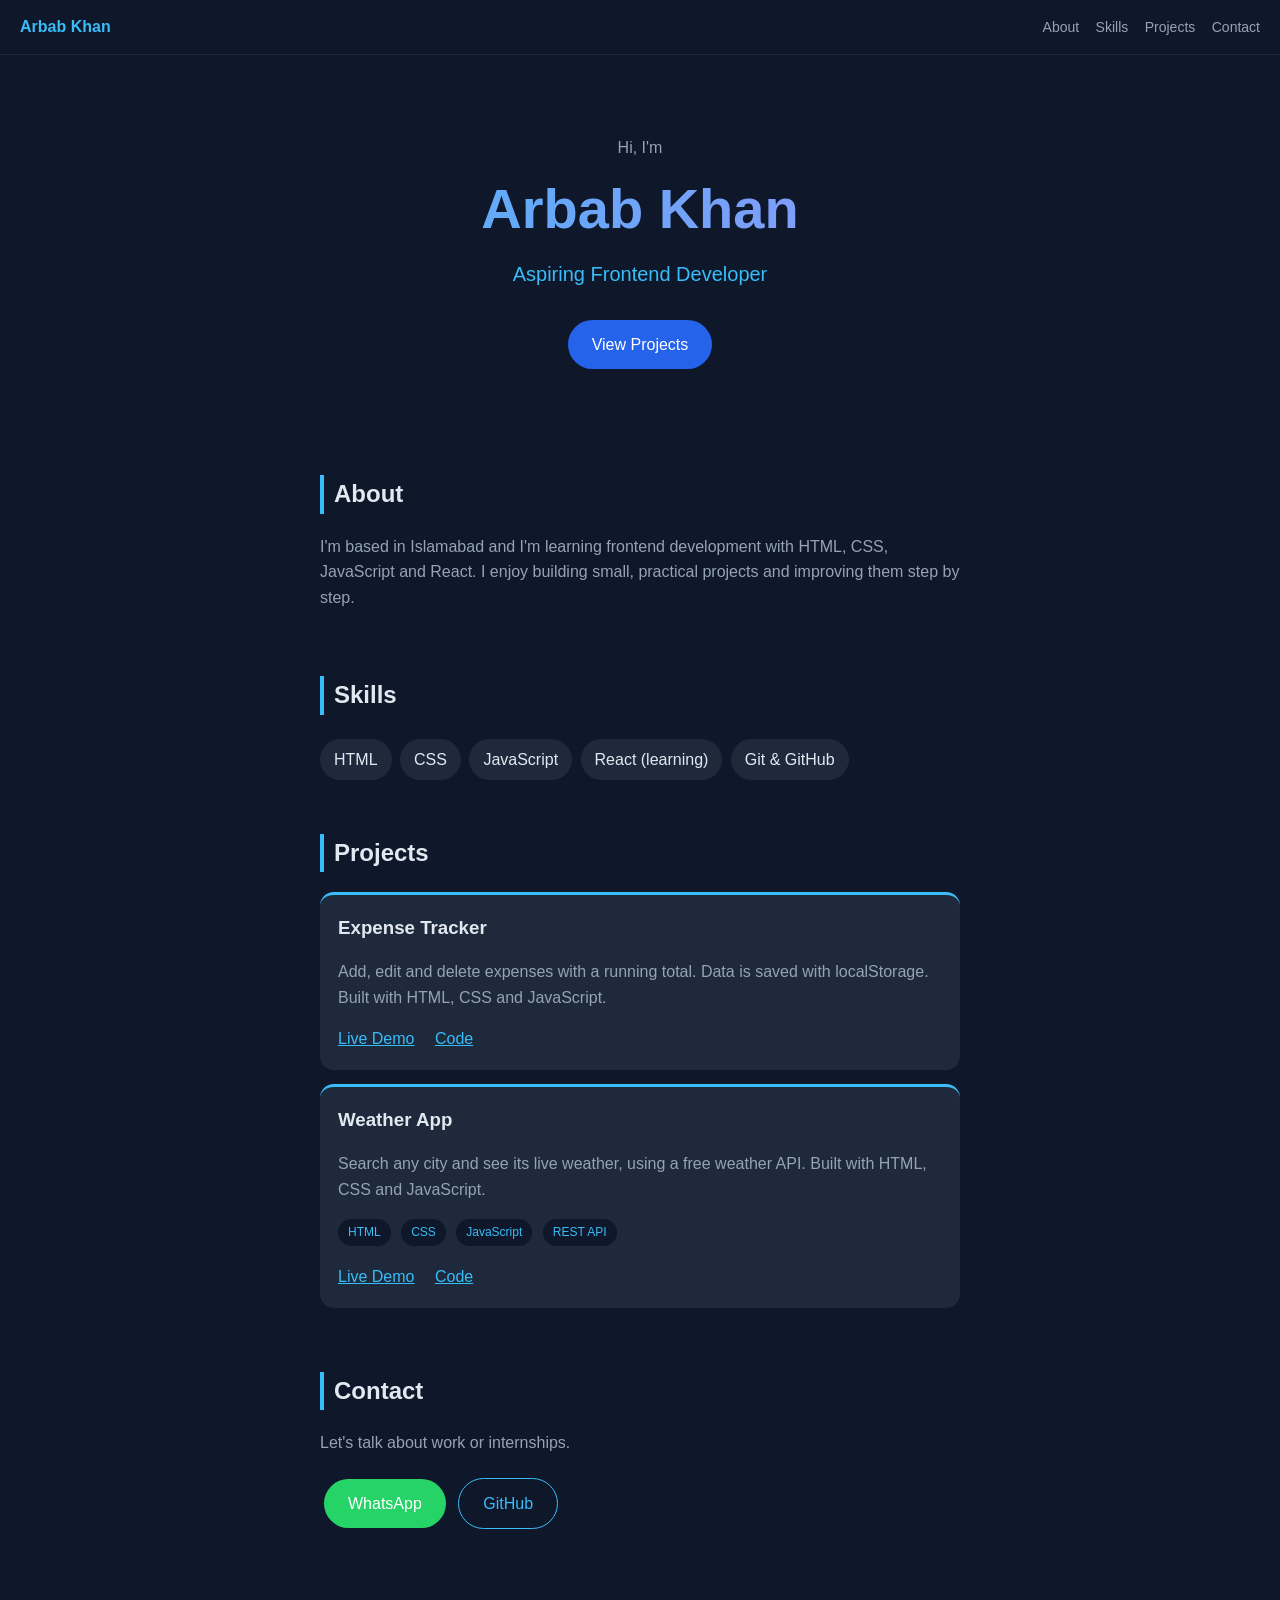
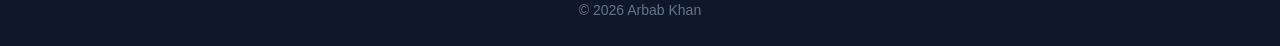
<file: index.html>
<!DOCTYPE html>
<html lang="en">
<head>
  <meta charset="UTF-8">
  <meta name="viewport" content="width=dev¹ice-width, initial-scale=1">
  <title>Arbab | Frontend Developer</title>
  <link rel="stylesheet" href="style.css">
</head>
<body>
  <nav>
    
    <span class="logo">Arbab Khan</span>
    <div>

      <a href="#about">About</a>
      <a href="#skills">Skills</a>
      <a href="#projects">Projects</a>
      <a href="#contact">Contact</a>
    </div>
  </nav>

  <header class="hero">
    <p class="hello">Hi, I'm</p>
    <h1>Arbab Khan</h1>
    <p class="role">Aspiring Frontend Developer</p>
    <a class="btn" href="#projects">View Projects</a>
  </header>

  <main>
    <section id="about">
      <h2>About</h2>
      <p>I'm based in Islamabad and I'm learning frontend development with HTML, CSS, JavaScript and React. I enjoy building small, practical projects and improving them step by step.</p>
    </section>

    <section id="skills">
      <h2>Skills</h2>
      <div class="chips">
        <span>HTML</span>
        <span>CSS</span>
        <span>JavaScript</span>
        <span>React (learning)</span>
        <span>Git & GitHub</span>
      </div>
    </section>

    <section id="projects">
      <h2>Projects</h2>
  
     <div class="card">
  <h3>Expense Tracker</h3>
  <p>Add, edit and delete expenses with a running total. Data is saved with localStorage. Built with HTML, CSS and JavaScript.</p>
  <a href="expense-tracker/">Live Demo</a>
  <a href="https://github.com/arbabkhan0469/portfolio/tree/main/expense-tracker">Code</a>
     </div>
      <div class="card">
  <h3>Weather App</h3>
  <p>Search any city and see its live weather, using a free weather API. Built with HTML, CSS and JavaScript.</p>
  <div class="tags">
    <span>HTML</span>
    <span>CSS</span>
    <span>JavaScript</span>
    <span>REST API</span>
  </div>
  <a href="weather-app/">Live Demo</a>
  <a href="https://github.com/arbabkhan0469/portfolio/tree/main/weather-app">Code</a>
      </div>
    </section>

    <section id="contact">
      <h2>Contact</h2>
      <p>Let's talk about work or internships.</p>
      <a class="btn whatsapp" href="https://wa.me/923145910469">WhatsApp</a>
      <a class="btn outline" href="https://github.com/arbabkhan0469">GitHub</a>
    </section>
  </main>

  <footer>© 2026 Arbab Khan</footer>
</body>
</html>
</file>
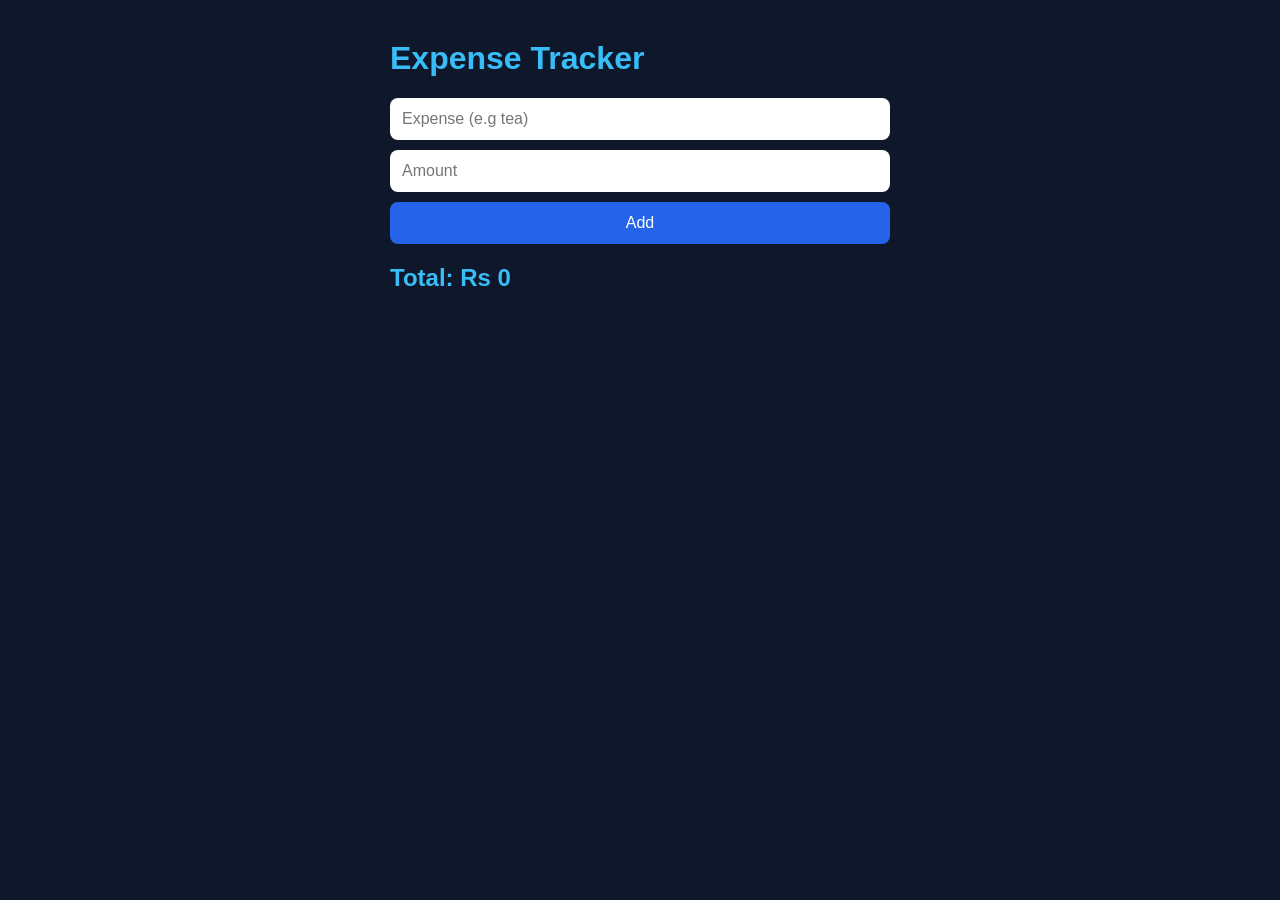
<file: expense-tracker/index.html>
<!DOCTYPE html>
<html lang="en">
<head>
  <meta charset="UTF-8">
  <meta name="viewport" content="width=device-width, initial-scale=1">
  <title>Expense Tracker</title>
  <link rel="stylesheet" href="style.css">
</head>
<body>
  <h1>Expense Tracker</h1>

  <div class="form">
    <input id="nameInput" type="text" placeholder="Expense (e.g tea)">
    <input id="amountInput" type="number" placeholder="Amount">
    <button id="addBtn">Add</button>
  </div>

  <ul id="expenseList"></ul>
  <h2 id="total">Total: Rs 0</h2>

  <script src="script.js"></script>
</body>
</html>
</file>
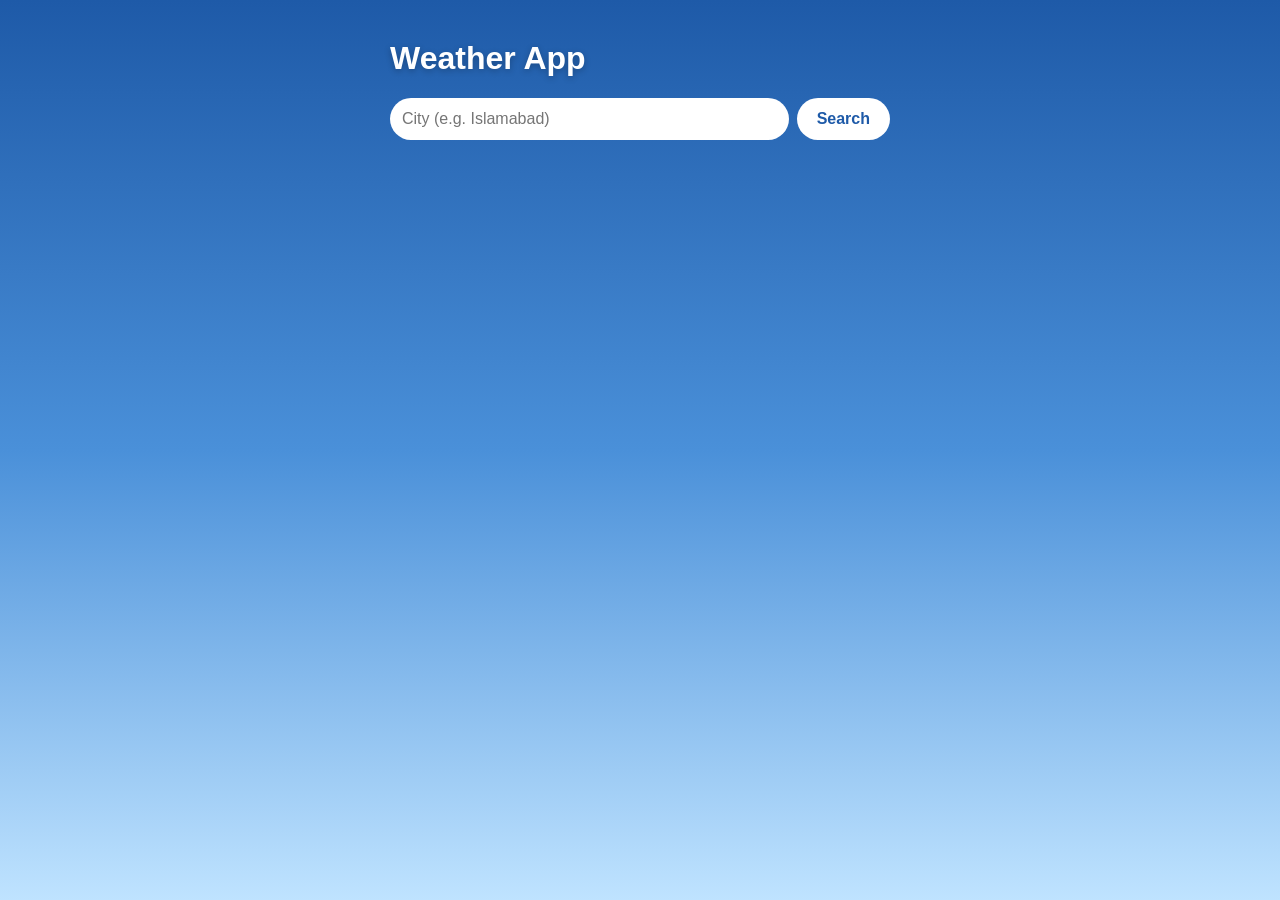
<file: weather-app/index.html>
<!DOCTYPE html>
<html lang="en">
<head>
  <meta charset="UTF-8">
  <meta name="viewport" content="width=device-width, initial-scale=1">
  <title>Weather App</title>
  <link rel="stylesheet" href="style.css">
</head>
<body>
  <div class="clouds">
    <span class="cloud c1"></span>
    <span class="cloud c2"></span>
    <span class="cloud c3"></span>
  </div>

  <div class="app">
    <h1>Weather App</h1>

    <div class="form">
      <input id="cityInput" type="text" placeholder="City (e.g. Islamabad)">
      <button id="searchBtn">Search</button>
    </div>

    <div id="result"></div>
  </div>

  <script src="script.js"></script>
</body>
</html>
</file>
<file: style.css>
html { scroll-behavior: smooth; }
body {
  margin: 0;
  font-family: Arial, sans-serif;
  background: #0f172a;
  color: #e2e8f0;
  line-height: 1.6;
}
nav {
  position: sticky;
  top: 0;
  z-index: 10;
  display: flex;
  justify-content: space-between;
  align-items: center;
  padding: 14px 20px;
  background: #0f172a;
  border-bottom: 1px solid #1e293b;
}
.logo { font-weight: bold; color: #38bdf8; }
nav a {
  color: #94a3b8;
  text-decoration: none;
  margin-left: 12px;
  font-size: 14px;
}
.hero { padding: 80px 24px 50px; text-align: center; }
.hello { color: #94a3b8; margin: 0; }
h1 {
  font-size: 56px;
  margin: 4px 0;
  background: linear-gradient(90deg, #38bdf8, #a78bfa);
  -webkit-background-clip: text;
  background-clip: text;
  color: transparent;
}
.role { font-size: 20px; color: #38bdf8; margin: 0 0 24px; }
.btn {
  display: inline-block;
  background: #2563eb;
  color: white;
  padding: 12px 24px;
  border-radius: 999px;
  text-decoration: none;
  margin: 6px 4px;
}
.btn.whatsapp { background: #25d366; }
.btn.outline { background: transparent; border: 1px solid #38bdf8; color: #38bdf8; }
main { max-width: 640px; margin: 0 auto; padding: 0 24px 40px; }
section { padding-top: 30px; }
h2 { border-left: 4px solid #38bdf8; padding-left: 10px; }
p { color: #94a3b8; }
.chips span {
  display: inline-block;
  background: #1e293b;
  padding: 8px 14px;
  border-radius: 999px;
  margin: 4px 4px 4px 0;
}
.card {
  background: #1e293b;
  padding: 18px;
  border-radius: 14px;
  margin-bottom: 14px;
  transition: transform 0.2s;
}
.card:hover { transform: translateY(-4px); }
.card h3 { margin: 0 0 6px; }
.card a { color: #38bdf8; margin-right: 16px; }
.soon { opacity: 0.6; }
footer { text-align: center; padding: 24px; color: #64748b; font-size: 14px; }

.card { border-top: 3px solid #38bdf8; }
.tags { margin: 8px 0 12px; }
.tags span {
  display: inline-block;
  background: #0f172a;
  color: #38bdf8;
  padding: 4px 10px;
  border-radius: 999px;
  font-size: 12px;
  margin: 0 6px 6px 0;
}
</file>
<file: expense-tracker/style.css>
body {
  font-family: Arial, sans-serif;
  max-width: 500px;
  margin: 40px auto;
  padding: 0 20px;
  background: #0f172a;
  color: #e2e8f0;
}
h1 { color: #38bdf8; }
.form { display: flex; flex-direction: column; gap: 10px; }
input { padding: 12px; border-radius: 8px; border: none; font-size: 16px; }
button {
  padding: 12px;
  border: none;
  border-radius: 8px;
  background: #2563eb;
  color: white;
  font-size: 16px;
}
ul { padding: 0; list-style: none; }
li { background: #1e293b; padding: 12px; border-radius: 8px; margin-top: 10px; }

li button { margin-left: 12px; }
#total { color: #38bdf8; }
</file>
<file: weather-app/style.css>
body {
  margin: 0;
  min-height: 100vh;
  font-family: Arial, sans-serif;
  color: white;
  background: linear-gradient(180deg, #1e5aa8 0%, #4a90d9 50%, #bfe3ff 100%);
  background-attachment: fixed;
}

.app {
  position: relative;
  z-index: 1;
  max-width: 500px;
  margin: 0 auto;
  padding: 40px 20px;
}
h1 { margin-top: 0; text-shadow: 0 2px 6px rgba(0, 0, 0, 0.25); }

.form { display: flex; gap: 8px; }
input {
  flex: 1;
  padding: 12px;
  border-radius: 999px;
  border: none;
  font-size: 16px;
}
button {
  padding: 12px 20px;
  border: none;
  border-radius: 999px;
  background: #ffffff;
  color: #1e5aa8;
  font-size: 16px;
  font-weight: bold;
}

.card {
  background: rgba(255, 255, 255, 0.25);
  backdrop-filter: blur(10px);
  -webkit-backdrop-filter: blur(10px);
  border: 1px solid rgba(255, 255, 255, 0.5);
  border-radius: 20px;
  padding: 24px;
  margin-top: 24px;
  text-align: center;
}
.card h2 { margin: 0; }
.temp { font-size: 64px; font-weight: bold; margin: 8px 0; }
.card p { margin: 4px 0; }
.error {
  background: rgba(255, 255, 255, 0.9);
  color: #b91c1c;
  padding: 10px 14px;
  border-radius: 10px;
  margin-top: 20px;
}

.clouds {
  position: fixed;
  inset: 0;
  overflow: hidden;
  z-index: 0;
  pointer-events: none;
}
.cloud {
  position: absolute;
  left: -220px;
  width: 140px;
  height: 44px;
  background: rgba(255, 255, 255, 0.85);
  border-radius: 999px;
  animation: drift linear infinite;
}
.cloud::before,
.cloud::after {
  content: "";
  position: absolute;
  background: inherit;
  border-radius: 50%;
}
.cloud::before { width: 60px; height: 60px; top: -28px; left: 22px; }
.cloud::after { width: 80px; height: 80px; top: -38px; left: 62px; }

.c1 { top: 12%; animation-duration: 45s; }
.c2 { top: 45%; transform: scale(1.4); animation-duration: 70s; animation-delay: -25s; opacity: 0.7; }
.c3 { top: 75%; transform: scale(0.8); animation-duration: 55s; animation-delay: -10s; }

@keyframes drift {
  from { left: -220px; }
  to { left: 110%; }
                              }
</file>
